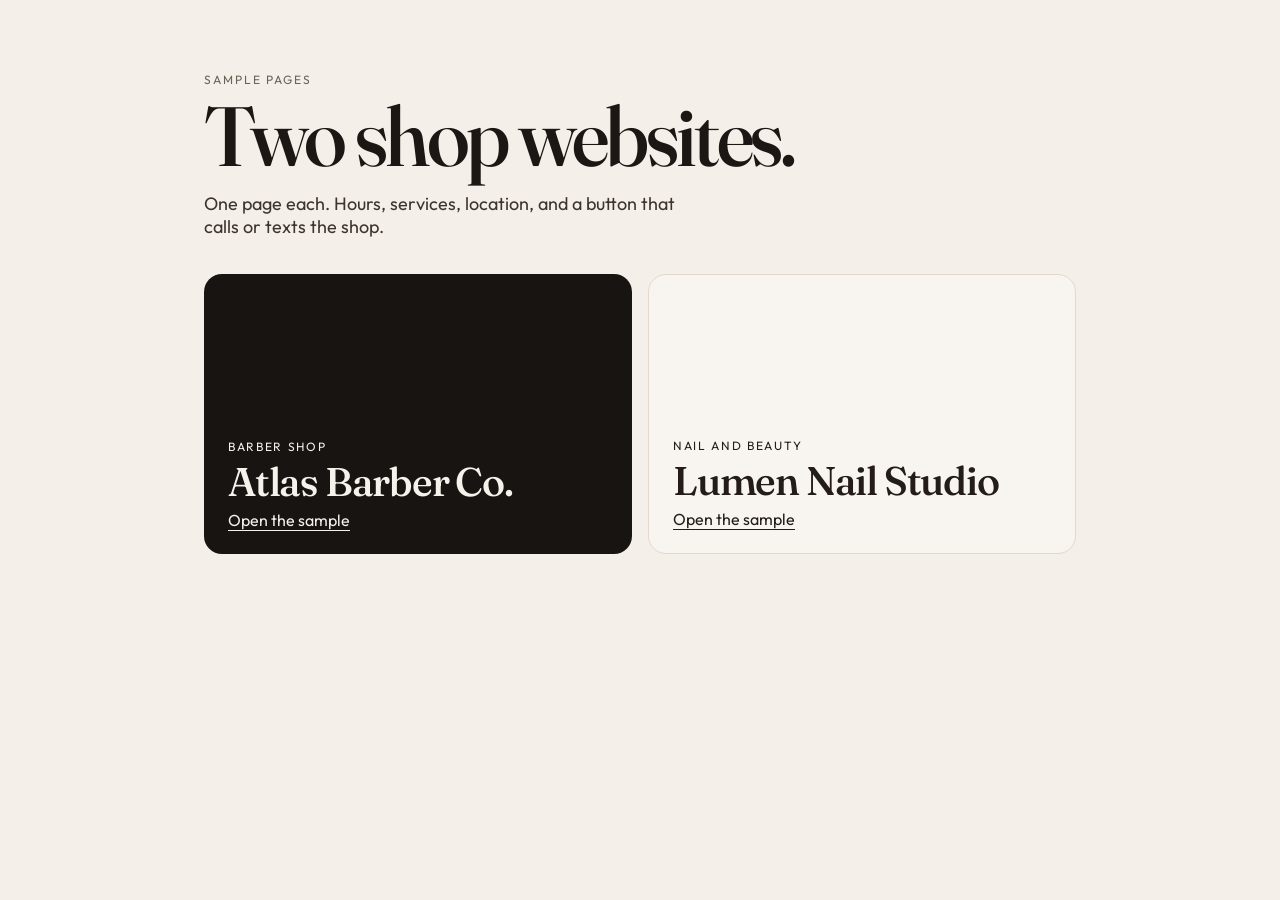
<file: index.html>
<!DOCTYPE html>
<html lang="en">
  <head>
    <meta charset="utf-8" />
    <meta name="viewport" content="width=device-width, initial-scale=1" />
    <title>Shop website templates</title>
    <link rel="preconnect" href="https://fonts.googleapis.com" />
    <link rel="preconnect" href="https://fonts.gstatic.com" crossorigin />
    <link href="https://fonts.googleapis.com/css2?family=Fraunces:opsz,wght@9..144,520;9..144,620&family=Outfit:wght@400;500&display=swap" rel="stylesheet" />
    <link rel="stylesheet" href="home.css" />
  </head>
  <body>
    <main>
      <p class="kicker">Sample pages</p>
      <h1>Two shop websites.</h1>
      <p class="lede">One page each. Hours, services, location, and a button that calls or texts the shop.</p>
      <div class="cards">
        <a class="card barber" href="barber/">
          <span>Barber shop</span>
          <strong>Atlas Barber Co.</strong>
          <em>Open the sample</em>
        </a>
        <a class="card salon" href="salon/">
          <span>Nail and beauty</span>
          <strong>Lumen Nail Studio</strong>
          <em>Open the sample</em>
        </a>
      </div>
    </main>
  </body>
</html>
</file>
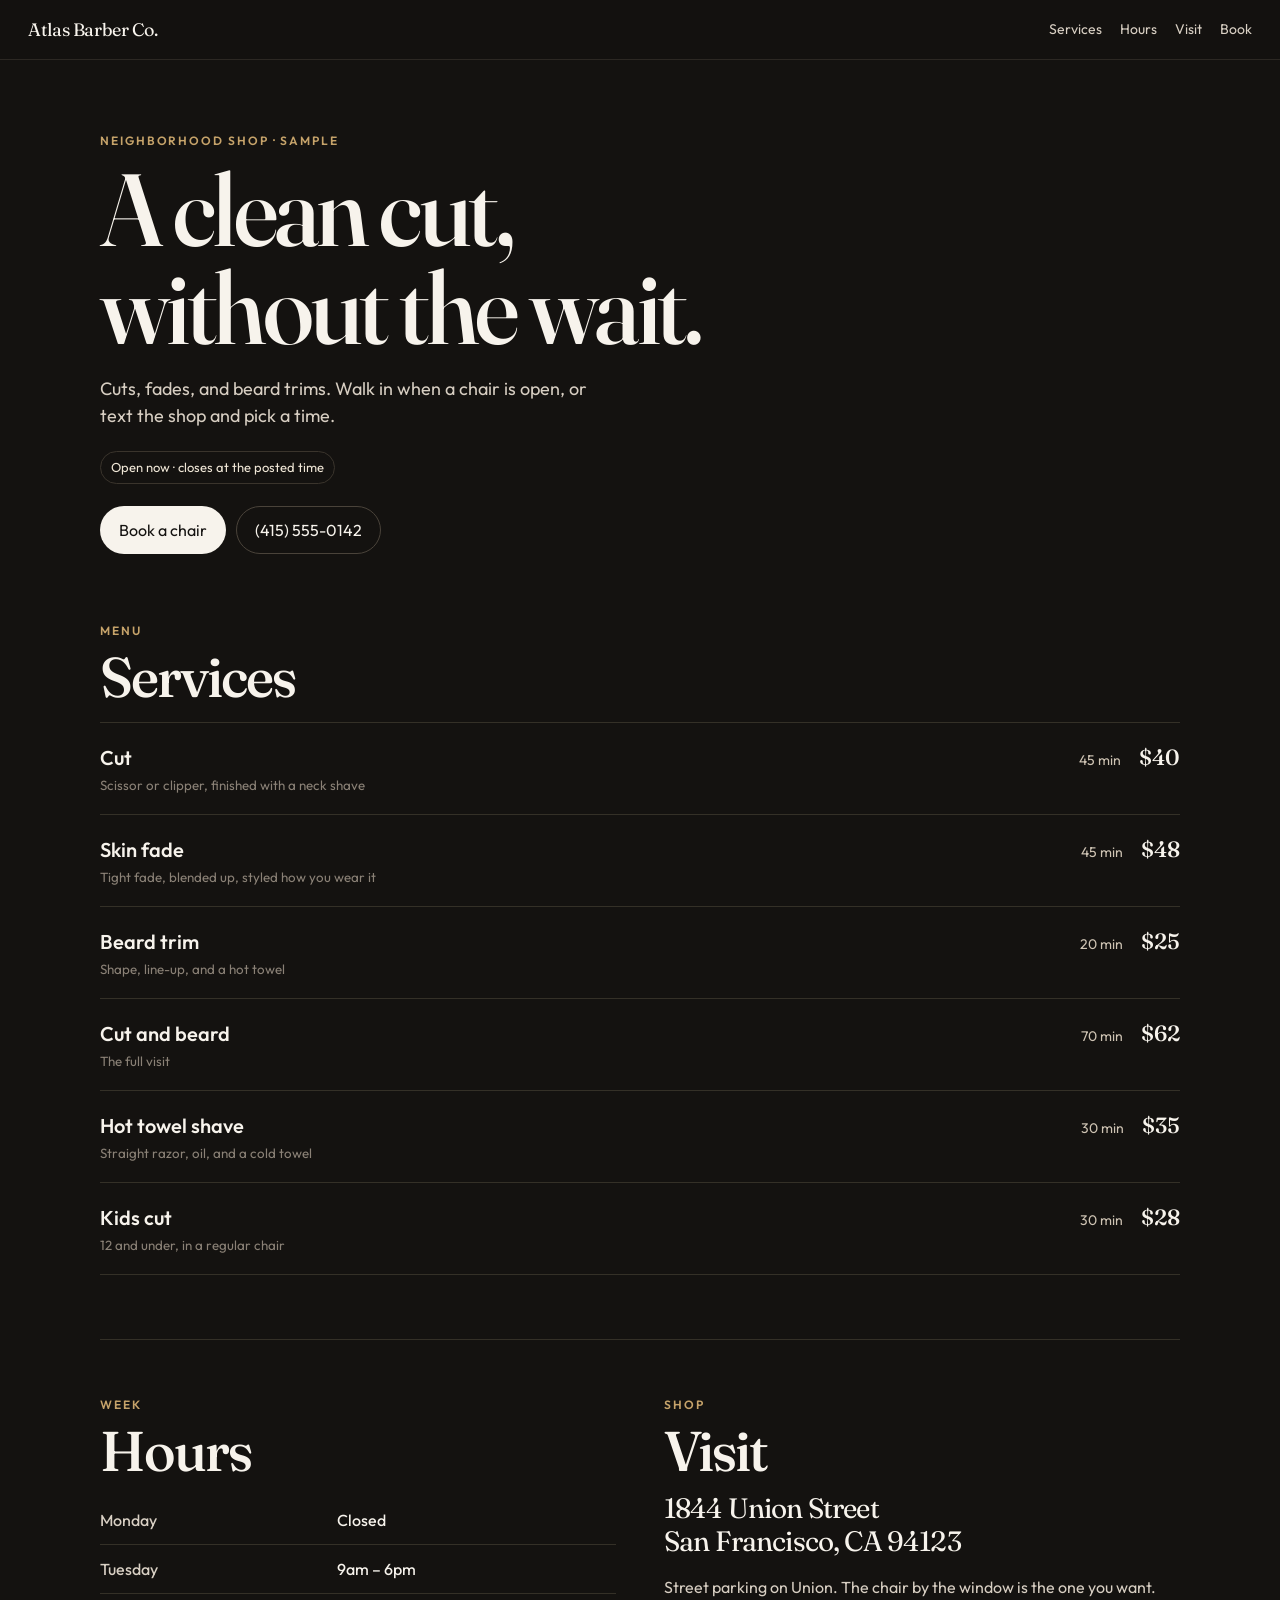
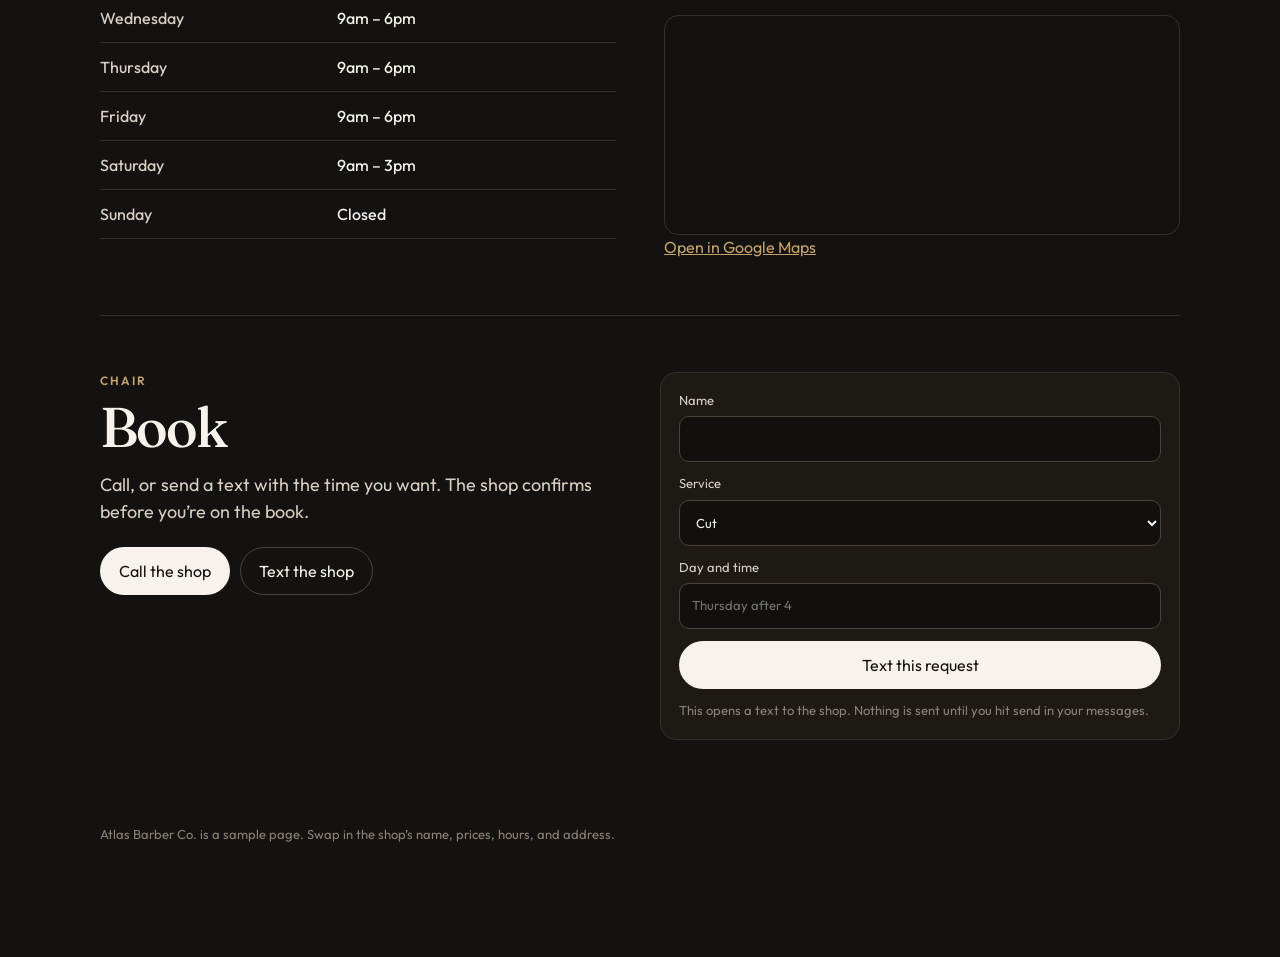
<file: barber/index.html>
<!DOCTYPE html>
<html lang="en">
  <head>
    <meta charset="utf-8" />
    <meta name="viewport" content="width=device-width, initial-scale=1" />
    <title>Atlas Barber Co.</title>
    <meta name="description" content="Cuts, fades, and beard trims. Book by call or text." />
    <link rel="preconnect" href="https://fonts.googleapis.com" />
    <link rel="preconnect" href="https://fonts.gstatic.com" crossorigin />
    <link href="https://fonts.googleapis.com/css2?family=Fraunces:ital,opsz,wght@0,9..144,520;0,9..144,640;1,9..144,520&family=Outfit:wght@380;500;600&display=swap" rel="stylesheet" />
    <link rel="stylesheet" href="styles.css" />
  </head>
  <body>
    <a class="skip" href="#services">Skip to services</a>
    <header class="top">
      <a class="mark" href="#top">Atlas Barber Co.</a>
      <nav class="nav" id="nav">
        <a href="#services">Services</a>
        <a href="#hours">Hours</a>
        <a href="#visit">Visit</a>
        <a href="#book">Book</a>
      </nav>
      <a class="top-call" href="tel:+14155550142">Call</a>
      <button class="menu" type="button" aria-expanded="false" aria-controls="nav">Menu</button>
    </header>

    <main id="top">
      <section class="hero">
        <p class="kicker">Neighborhood shop · Sample</p>
        <h1>A clean cut,<br />without the wait.</h1>
        <p class="deck">Cuts, fades, and beard trims. Walk in when a chair is open, or text the shop and pick a time.</p>
        <p class="status" id="status">Checking hours…</p>
        <div class="hero-actions">
          <a class="button solid" href="#book">Book a chair</a>
          <a class="button ghost" href="tel:+14155550142">(415) 555-0142</a>
        </div>
      </section>

      <section class="services" id="services">
        <div class="section-head">
          <p class="kicker">Menu</p>
          <h2>Services</h2>
        </div>
        <ul class="menu-list">
          <!-- EDIT: service name, time, and price -->
          <li><span><strong>Cut</strong><small>Scissor or clipper, finished with a neck shave</small></span><em>45 min</em><b>$40</b></li>
          <li><span><strong>Skin fade</strong><small>Tight fade, blended up, styled how you wear it</small></span><em>45 min</em><b>$48</b></li>
          <li><span><strong>Beard trim</strong><small>Shape, line-up, and a hot towel</small></span><em>20 min</em><b>$25</b></li>
          <li><span><strong>Cut and beard</strong><small>The full visit</small></span><em>70 min</em><b>$62</b></li>
          <li><span><strong>Hot towel shave</strong><small>Straight razor, oil, and a cold towel</small></span><em>30 min</em><b>$35</b></li>
          <li><span><strong>Kids cut</strong><small>12 and under, in a regular chair</small></span><em>30 min</em><b>$28</b></li>
        </ul>
      </section>

      <section class="split" id="hours">
        <div>
          <p class="kicker">Week</p>
          <h2>Hours</h2>
          <table class="hours">
            <caption class="sr">Weekly hours</caption>
            <!-- EDIT: days and times -->
            <tbody>
              <tr><th scope="row">Monday</th><td>Closed</td></tr>
              <tr><th scope="row">Tuesday</th><td>9am – 6pm</td></tr>
              <tr><th scope="row">Wednesday</th><td>9am – 6pm</td></tr>
              <tr><th scope="row">Thursday</th><td>9am – 6pm</td></tr>
              <tr><th scope="row">Friday</th><td>9am – 6pm</td></tr>
              <tr><th scope="row">Saturday</th><td>9am – 3pm</td></tr>
              <tr><th scope="row">Sunday</th><td>Closed</td></tr>
            </tbody>
          </table>
        </div>
        <div id="visit">
          <p class="kicker">Shop</p>
          <h2>Visit</h2>
          <!-- EDIT: address -->
          <p class="address">1844 Union Street<br />San Francisco, CA 94123</p>
          <p class="note">Street parking on Union. The chair by the window is the one you want.</p>
          <div class="map">
            <iframe title="Map showing 1844 Union Street, San Francisco" src="https://www.openstreetmap.org/export/embed.html?bbox=-122.438%2C37.794%2C-122.422%2C37.801&amp;layer=mapnik&amp;marker=37.7975%2C-122.4302" loading="lazy"></iframe>
          </div>
          <a class="text-link" href="https://www.google.com/maps/search/?api=1&query=1844+Union+Street+San+Francisco" target="_blank" rel="noreferrer">Open in Google Maps</a>
        </div>
      </section>

      <section class="book" id="book">
        <div>
          <p class="kicker">Chair</p>
          <h2>Book</h2>
          <p class="deck">Call, or send a text with the time you want. The shop confirms before you’re on the book.</p>
          <div class="hero-actions">
            <a class="button solid" href="tel:+14155550142">Call the shop</a>
            <a class="button ghost" id="text-link" href="sms:+14155550142?&body=Hi%20Atlas%20Barber%20Co.%2C%20I%27d%20like%20to%20book%20a%20chair.">Text the shop</a>
          </div>
        </div>
        <form id="book-form">
          <label>Name<input name="name" autocomplete="name" required /></label>
          <label>Service
            <select name="service" required>
              <option>Cut</option>
              <option>Skin fade</option>
              <option>Beard trim</option>
              <option>Cut and beard</option>
              <option>Hot towel shave</option>
              <option>Kids cut</option>
            </select>
          </label>
          <label>Day and time<input name="when" placeholder="Thursday after 4" required /></label>
          <button class="button solid wide" type="submit">Text this request</button>
          <p class="form-note" id="form-note">This opens a text to the shop. Nothing is sent until you hit send in your messages.</p>
        </form>
      </section>
    </main>

    <footer>
      <p>Atlas Barber Co. is a sample page. Swap in the shop’s name, prices, hours, and address.</p>
    </footer>
    <div class="dock">
      <a href="tel:+14155550142">Call</a>
      <a href="#book">Book</a>
    </div>
    <script src="app.js"></script>
  </body>
</html>
</file>
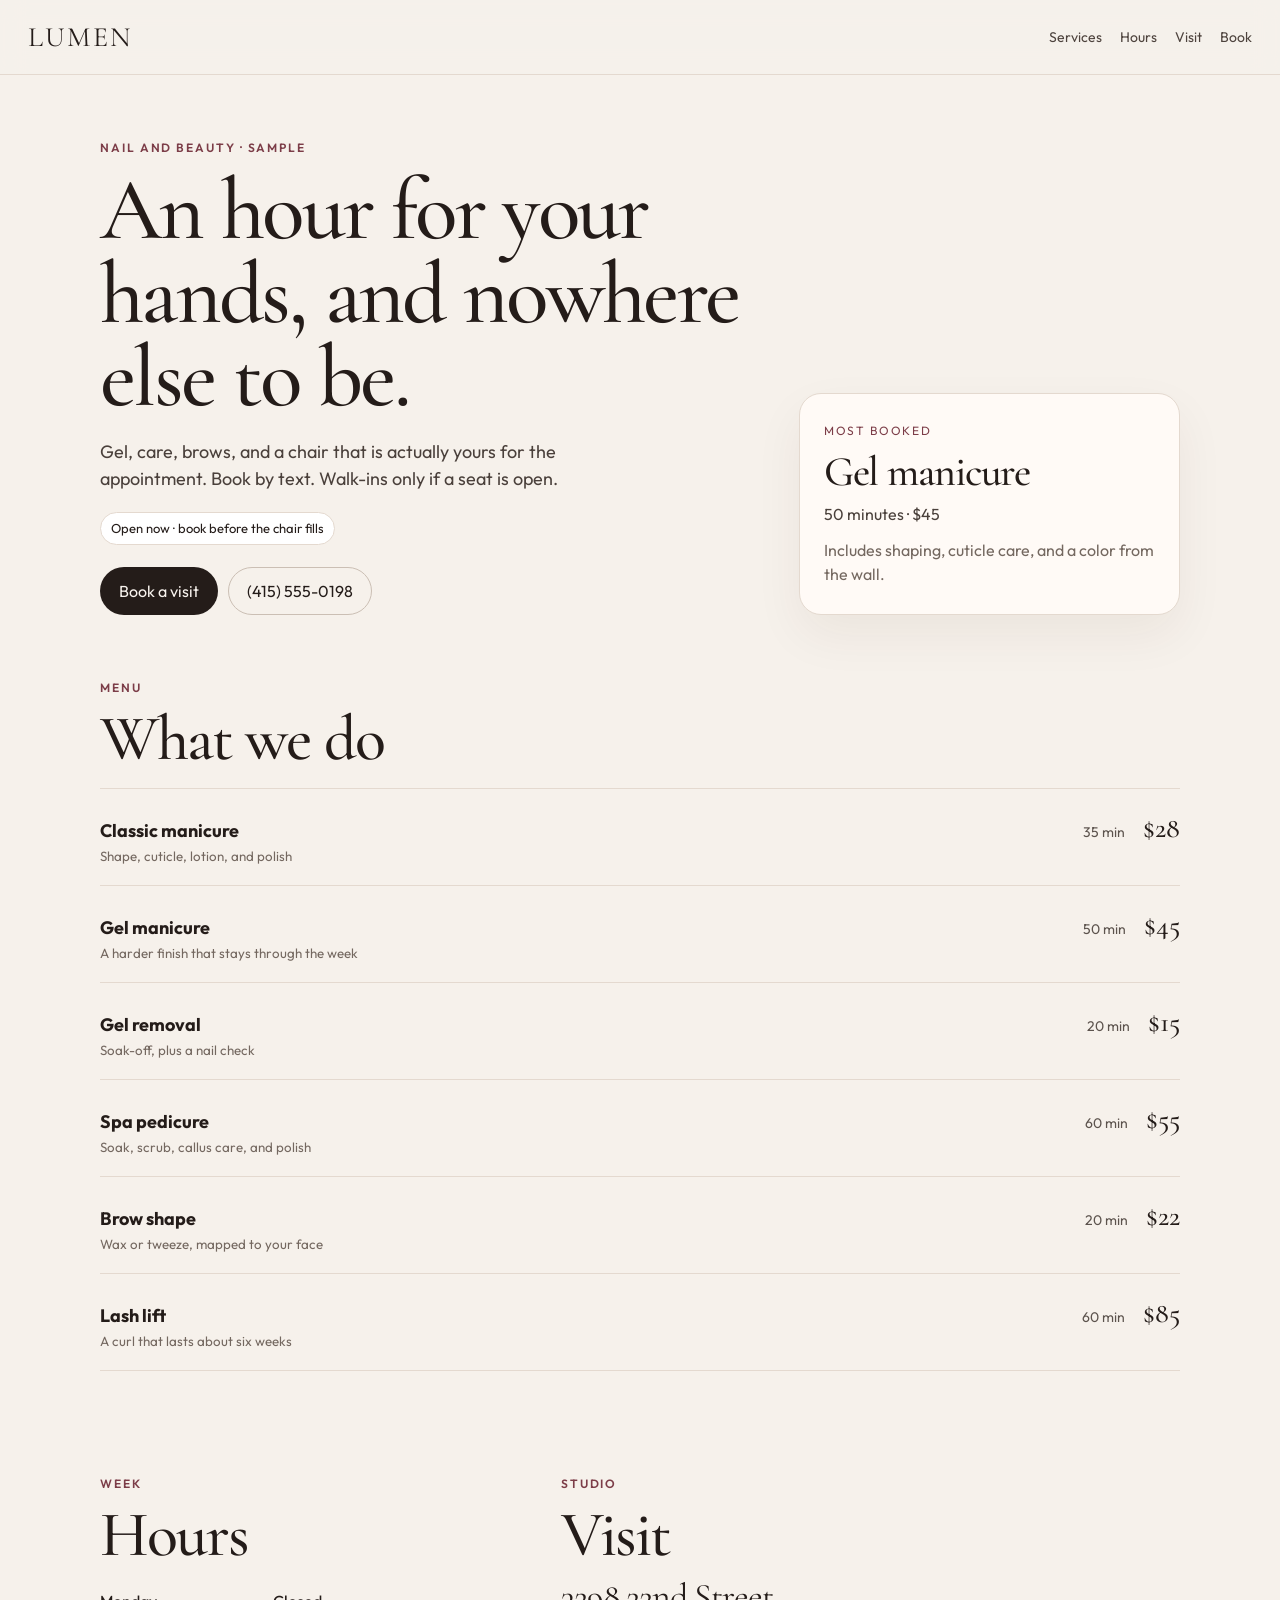
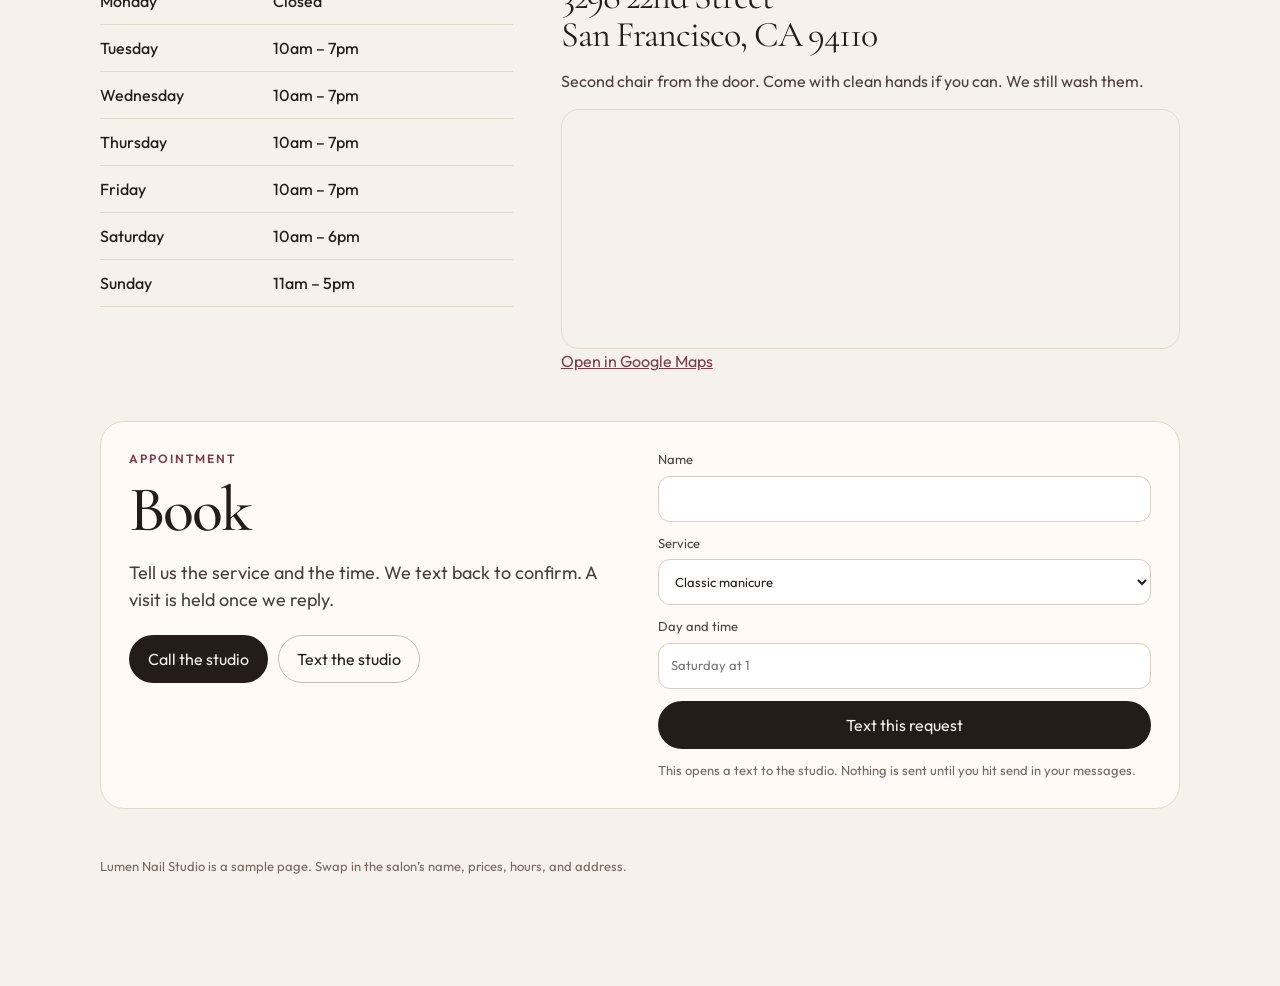
<file: salon/index.html>
<!DOCTYPE html>
<html lang="en">
  <head>
    <meta charset="utf-8" />
    <meta name="viewport" content="width=device-width, initial-scale=1" />
    <title>Lumen Nail Studio</title>
    <meta name="description" content="Manicures, pedicures, brows, and a quiet hour. Book by call or text." />
    <link rel="preconnect" href="https://fonts.googleapis.com" />
    <link rel="preconnect" href="https://fonts.gstatic.com" crossorigin />
    <link href="https://fonts.googleapis.com/css2?family=Cormorant+Garamond:ital,wght@0,500;0,600;1,500&family=Outfit:wght@380;500;600&display=swap" rel="stylesheet" />
    <link rel="stylesheet" href="styles.css" />
  </head>
  <body>
    <a class="skip" href="#services">Skip to services</a>
    <header class="top">
      <a class="mark" href="#top">Lumen</a>
      <nav class="nav" id="nav">
        <a href="#services">Services</a>
        <a href="#hours">Hours</a>
        <a href="#visit">Visit</a>
        <a href="#book">Book</a>
      </nav>
      <button class="menu" type="button" aria-expanded="false" aria-controls="nav">Menu</button>
    </header>

    <main id="top">
      <section class="hero">
        <div>
          <p class="kicker">Nail and beauty · Sample</p>
          <h1>An hour for your hands, and nowhere else to be.</h1>
          <p class="deck">Gel, care, brows, and a chair that is actually yours for the appointment. Book by text. Walk-ins only if a seat is open.</p>
          <p class="status" id="status">Checking hours…</p>
          <div class="hero-actions">
            <a class="button solid" href="#book">Book a visit</a>
            <a class="button line" href="tel:+14155550198">(415) 555-0198</a>
          </div>
        </div>
        <aside class="hero-card">
          <p>Most booked</p>
          <strong>Gel manicure</strong>
          <span>50 minutes · $45</span>
          <em>Includes shaping, cuticle care, and a color from the wall.</em>
        </aside>
      </section>

      <section class="services" id="services">
        <div class="section-head">
          <p class="kicker">Menu</p>
          <h2>What we do</h2>
        </div>
        <ul class="menu-list">
          <!-- EDIT: service, description, time, price -->
          <li><span><strong>Classic manicure</strong><small>Shape, cuticle, lotion, and polish</small></span><em>35 min</em><b>$28</b></li>
          <li><span><strong>Gel manicure</strong><small>A harder finish that stays through the week</small></span><em>50 min</em><b>$45</b></li>
          <li><span><strong>Gel removal</strong><small>Soak-off, plus a nail check</small></span><em>20 min</em><b>$15</b></li>
          <li><span><strong>Spa pedicure</strong><small>Soak, scrub, callus care, and polish</small></span><em>60 min</em><b>$55</b></li>
          <li><span><strong>Brow shape</strong><small>Wax or tweeze, mapped to your face</small></span><em>20 min</em><b>$22</b></li>
          <li><span><strong>Lash lift</strong><small>A curl that lasts about six weeks</small></span><em>60 min</em><b>$85</b></li>
        </ul>
      </section>

      <section class="split" id="hours">
        <div>
          <p class="kicker">Week</p>
          <h2>Hours</h2>
          <table class="hours">
            <caption class="sr">Weekly hours</caption>
            <!-- EDIT: days and times -->
            <tbody>
              <tr><th scope="row">Monday</th><td>Closed</td></tr>
              <tr><th scope="row">Tuesday</th><td>10am – 7pm</td></tr>
              <tr><th scope="row">Wednesday</th><td>10am – 7pm</td></tr>
              <tr><th scope="row">Thursday</th><td>10am – 7pm</td></tr>
              <tr><th scope="row">Friday</th><td>10am – 7pm</td></tr>
              <tr><th scope="row">Saturday</th><td>10am – 6pm</td></tr>
              <tr><th scope="row">Sunday</th><td>11am – 5pm</td></tr>
            </tbody>
          </table>
        </div>
        <div id="visit">
          <p class="kicker">Studio</p>
          <h2>Visit</h2>
          <!-- EDIT: address -->
          <p class="address">3298 22nd Street<br />San Francisco, CA 94110</p>
          <p class="note">Second chair from the door. Come with clean hands if you can. We still wash them.</p>
          <div class="map">
            <iframe title="Map showing 3298 22nd Street, San Francisco" src="https://www.openstreetmap.org/export/embed.html?bbox=-122.426%2C37.751%2C-122.412%2C37.759&amp;layer=mapnik&amp;marker=37.7552%2C-122.4190" loading="lazy"></iframe>
          </div>
          <a class="text-link" href="https://www.google.com/maps/search/?api=1&query=3298+22nd+Street+San+Francisco" target="_blank" rel="noreferrer">Open in Google Maps</a>
        </div>
      </section>

      <section class="book" id="book">
        <div>
          <p class="kicker">Appointment</p>
          <h2>Book</h2>
          <p class="deck">Tell us the service and the time. We text back to confirm. A visit is held once we reply.</p>
          <div class="hero-actions">
            <a class="button solid" href="tel:+14155550198">Call the studio</a>
            <a class="button line" id="text-link" href="sms:+14155550198?&body=Hi%20Lumen%2C%20I%27d%20like%20to%20book%20an%20appointment.">Text the studio</a>
          </div>
        </div>
        <form id="book-form">
          <label>Name<input name="name" autocomplete="name" required /></label>
          <label>Service
            <select name="service" required>
              <option>Classic manicure</option>
              <option>Gel manicure</option>
              <option>Gel removal</option>
              <option>Spa pedicure</option>
              <option>Brow shape</option>
              <option>Lash lift</option>
            </select>
          </label>
          <label>Day and time<input name="when" placeholder="Saturday at 1" required /></label>
          <button class="button solid wide" type="submit">Text this request</button>
          <p class="form-note" id="form-note">This opens a text to the studio. Nothing is sent until you hit send in your messages.</p>
        </form>
      </section>
    </main>

    <footer>
      <p>Lumen Nail Studio is a sample page. Swap in the salon’s name, prices, hours, and address.</p>
    </footer>
    <div class="dock">
      <a href="tel:+14155550198">Call</a>
      <a href="#book">Book</a>
    </div>
    <script src="app.js"></script>
  </body>
</html>
</file>
<file: home.css>
:root {
  color-scheme: light;
  --ink: #1c1714;
  --muted: #6d6258;
  --paper: #f4efe8;
}

* { box-sizing: border-box; }

body {
  margin: 0;
  min-height: 100vh;
  background: var(--paper);
  color: var(--ink);
  font-family: Outfit, "Segoe UI", sans-serif;
}

main {
  max-width: 920px;
  margin: 0 auto;
  padding: 72px 24px;
}

.kicker {
  margin: 0;
  letter-spacing: 0.16em;
  text-transform: uppercase;
  font-size: 12px;
  color: var(--muted);
}

h1 {
  margin: 10px 0 0;
  font-family: Fraunces, Georgia, serif;
  font-size: clamp(48px, 8vw, 84px);
  font-weight: 520;
  letter-spacing: -0.04em;
  line-height: 0.92;
}

.lede {
  max-width: 42ch;
  color: #3d342d;
  font-size: 18px;
}

.cards {
  display: grid;
  grid-template-columns: 1fr 1fr;
  gap: 16px;
  margin-top: 36px;
}

.card {
  display: flex;
  min-height: 280px;
  flex-direction: column;
  justify-content: flex-end;
  gap: 8px;
  padding: 24px;
  border-radius: 18px;
  color: inherit;
  text-decoration: none;
}

.card span {
  letter-spacing: 0.14em;
  text-transform: uppercase;
  font-size: 12px;
}

.card strong {
  font-family: Fraunces, Georgia, serif;
  font-size: 40px;
  font-weight: 520;
  letter-spacing: -0.03em;
  line-height: 1;
}

.card em {
  font-style: normal;
  text-decoration: underline;
  text-underline-offset: 4px;
}

.barber {
  background: #171411;
  color: #f6f1ea;
}

.salon {
  background: #f8f4ef;
  color: #241c19;
  border: 1px solid #e3d8ce;
}

@media (max-width: 700px) {
  .cards { grid-template-columns: 1fr; }
  main { padding: 40px 18px 64px; }
}
</file>
<file: barber/styles.css>
:root {
  --ink: #141210;
  --paper: #f3ecdf;
  --cream: #f7f3ec;
  --muted: #8a8176;
  --line: #2a261f;
  --brass: #c6a36a;
  color-scheme: dark;
}

* { box-sizing: border-box; }

html { scroll-behavior: smooth; }

body {
  margin: 0;
  background: var(--ink);
  color: var(--cream);
  font-family: Outfit, "Segoe UI", sans-serif;
  font-size: 16px;
  line-height: 1.5;
  padding-bottom: 72px;
}

a { color: inherit; }

.skip {
  position: absolute;
  left: 12px;
  top: -40px;
  background: white;
  color: black;
  padding: 8px 12px;
}

.skip:focus { top: 12px; }

.top {
  display: flex;
  align-items: center;
  gap: 20px;
  position: sticky;
  top: 0;
  z-index: 5;
  padding: 16px 28px;
  background: rgba(20, 18, 16, 0.92);
  border-bottom: 1px solid #2c2823;
  backdrop-filter: blur(10px);
}

.mark {
  font-family: Fraunces, Georgia, serif;
  font-size: 18px;
  text-decoration: none;
  letter-spacing: -0.02em;
}

.nav {
  display: flex;
  gap: 18px;
  margin-left: auto;
}

.nav a {
  color: #d9d0c4;
  text-decoration: none;
  font-size: 14px;
}

.nav a:hover { color: white; }

.top-call, .menu { display: none; }

.hero, .services, .split, .book, footer {
  width: min(1080px, calc(100% - 48px));
  margin-left: auto;
  margin-right: auto;
}

.hero { padding: 72px 0 48px; }

.kicker {
  margin: 0 0 10px;
  color: var(--brass);
  font-size: 12px;
  font-weight: 600;
  letter-spacing: 0.16em;
  text-transform: uppercase;
}

h1, h2 {
  margin: 0;
  font-family: Fraunces, Georgia, serif;
  font-weight: 520;
  letter-spacing: -0.035em;
  line-height: 0.96;
}

h1 { font-size: clamp(56px, 8vw, 104px); }

h2 { font-size: clamp(36px, 5vw, 56px); }

.deck {
  max-width: 42ch;
  margin: 18px 0 0;
  color: #d7cec2;
  font-size: 18px;
}

.status {
  display: inline-block;
  margin: 22px 0 0;
  padding: 6px 10px;
  border: 1px solid #3a342c;
  border-radius: 999px;
  color: #efe6d6;
  font-size: 13px;
}

.hero-actions {
  display: flex;
  flex-wrap: wrap;
  gap: 10px;
  margin-top: 22px;
}

.button {
  display: inline-flex;
  align-items: center;
  justify-content: center;
  min-height: 48px;
  padding: 0 18px;
  border-radius: 999px;
  border: 1px solid transparent;
  font: inherit;
  text-decoration: none;
  cursor: pointer;
}

.button.solid { background: var(--cream); color: var(--ink); }
.button.ghost { border-color: #4a433a; color: var(--cream); background: transparent; }
.button.wide { width: 100%; }
.button:hover { transform: translateY(-1px); }

.services { padding: 20px 0 64px; }

.section-head { margin-bottom: 18px; }

.menu-list {
  list-style: none;
  margin: 0;
  padding: 0;
  border-top: 1px solid #343027;
}

.menu-list li {
  display: grid;
  grid-template-columns: 1fr auto auto;
  gap: 18px;
  align-items: baseline;
  padding: 18px 0;
  border-bottom: 1px solid #343027;
}

.menu-list strong {
  display: block;
  font-size: 20px;
  font-weight: 560;
}

.menu-list small {
  display: block;
  margin-top: 3px;
  color: var(--muted);
}

.menu-list em {
  color: #cfc4b4;
  font-style: normal;
  font-size: 14px;
}

.menu-list b {
  font-family: Fraunces, Georgia, serif;
  font-size: 22px;
  font-weight: 520;
}

.split {
  display: grid;
  grid-template-columns: 1fr 1fr;
  gap: 48px;
  padding: 56px 0;
  border-top: 1px solid #343027;
}

.hours {
  width: 100%;
  border-collapse: collapse;
  margin-top: 18px;
}

.hours th, .hours td {
  padding: 12px 0;
  border-bottom: 1px solid #343027;
  text-align: left;
  font-weight: 450;
}

.hours th { color: #d9d0c4; width: 46%; }

.address {
  margin: 14px 0 0;
  font-family: Fraunces, Georgia, serif;
  font-size: 28px;
  line-height: 1.2;
  letter-spacing: -0.03em;
}

.note { color: #d7cec2; }

.map {
  margin-top: 16px;
  overflow: hidden;
  border-radius: 14px;
  border: 1px solid #343027;
  height: 220px;
}

.map iframe { width: 100%; height: 100%; border: 0; }

.text-link { color: var(--brass); }

.book {
  display: grid;
  grid-template-columns: 1fr 1fr;
  gap: 40px;
  padding: 56px 0 72px;
  border-top: 1px solid #343027;
}

form {
  display: grid;
  gap: 12px;
  padding: 18px;
  border-radius: 16px;
  background: #1d1a16;
  border: 1px solid #343027;
}

label {
  display: grid;
  gap: 6px;
  font-size: 13px;
  color: #d9d0c4;
}

input, select {
  min-height: 46px;
  padding: 0 12px;
  border-radius: 10px;
  border: 1px solid #4a433a;
  background: #12100e;
  color: var(--cream);
  font: inherit;
}

.form-note { margin: 0; color: var(--muted); font-size: 13px; }

footer {
  padding-bottom: 28px;
  color: var(--muted);
  font-size: 13px;
}

.dock {
  display: none;
  position: fixed;
  left: 0;
  right: 0;
  bottom: 0;
  z-index: 6;
  background: #f3ecdf;
  color: var(--ink);
}

.dock a {
  flex: 1;
  display: flex;
  align-items: center;
  justify-content: center;
  min-height: 56px;
  font-weight: 600;
  text-decoration: none;
}

.dock a + a { border-left: 1px solid #ddd2c2; }

.sr {
  position: absolute;
  width: 1px;
  height: 1px;
  overflow: hidden;
  clip: rect(0, 0, 0, 0);
}

@media (max-width: 800px) {
  .top { padding: 14px 16px; }
  .nav {
    display: none;
    position: absolute;
    top: 58px;
    left: 0;
    right: 0;
    flex-direction: column;
    gap: 0;
    padding: 8px 16px 16px;
    background: #171411;
    border-bottom: 1px solid #343027;
  }
  .nav.open { display: flex; }
  .nav a { padding: 12px 0; border-bottom: 1px solid #2c2823; }
  .menu {
    display: inline-flex;
    margin-left: auto;
    min-height: 40px;
    padding: 0 12px;
    border-radius: 999px;
    border: 1px solid #4a433a;
    background: transparent;
    color: var(--cream);
    font: inherit;
  }
  .hero, .services, .split, .book, footer { width: min(1080px, calc(100% - 32px)); }
  .hero { padding-top: 36px; }
  .split, .book { grid-template-columns: 1fr; gap: 32px; }
  .menu-list li { grid-template-columns: 1fr auto; }
  .menu-list em { display: none; }
  .dock { display: flex; }
}

@media (prefers-reduced-motion: reduce) {
  html { scroll-behavior: auto; }
  .button:hover { transform: none; }
}
</file>
<file: salon/styles.css>
:root {
  --ink: #241c19;
  --paper: #f6f1eb;
  --card: #fffaf6;
  --rose: #7c3d48;
  --muted: #746860;
  --line: #e4d9cf;
  color-scheme: light;
}

* { box-sizing: border-box; }

html { scroll-behavior: smooth; }

body {
  margin: 0;
  background:
    radial-gradient(900px 420px at 100% -10%, #f3e2dc 0%, transparent 60%),
    var(--paper);
  color: var(--ink);
  font-family: Outfit, "Segoe UI", sans-serif;
  font-size: 16px;
  line-height: 1.5;
  padding-bottom: 72px;
}

a { color: inherit; }

.skip {
  position: absolute;
  left: 12px;
  top: -40px;
  background: var(--ink);
  color: white;
  padding: 8px 12px;
}

.skip:focus { top: 12px; }

.top {
  display: flex;
  align-items: center;
  gap: 20px;
  position: sticky;
  top: 0;
  z-index: 5;
  padding: 16px 28px;
  background: rgba(246, 241, 235, 0.9);
  border-bottom: 1px solid var(--line);
  backdrop-filter: blur(12px);
}

.mark {
  font-family: "Cormorant Garamond", Georgia, serif;
  font-size: 28px;
  letter-spacing: 0.08em;
  text-transform: uppercase;
  text-decoration: none;
}

.nav {
  display: flex;
  gap: 18px;
  margin-left: auto;
}

.nav a {
  color: #4d433d;
  text-decoration: none;
  font-size: 14px;
}

.nav a:hover { color: var(--ink); }

.menu { display: none; }

.hero, .services, .split, .book, footer {
  width: min(1080px, calc(100% - 48px));
  margin-left: auto;
  margin-right: auto;
}

.hero {
  display: grid;
  grid-template-columns: 1.4fr 0.8fr;
  gap: 32px;
  align-items: end;
  padding: 64px 0 36px;
}

.kicker {
  margin: 0 0 12px;
  color: var(--rose);
  font-size: 12px;
  font-weight: 600;
  letter-spacing: 0.16em;
  text-transform: uppercase;
}

h1, h2 {
  margin: 0;
  font-family: "Cormorant Garamond", Georgia, serif;
  font-weight: 500;
  letter-spacing: -0.03em;
  line-height: 0.95;
}

h1 { font-size: clamp(52px, 7vw, 88px); }

h2 { font-size: clamp(40px, 5vw, 64px); }

.deck {
  max-width: 46ch;
  margin: 18px 0 0;
  color: #4a403b;
  font-size: 18px;
}

.status {
  display: inline-block;
  margin: 20px 0 0;
  padding: 6px 10px;
  border-radius: 999px;
  background: #fff;
  border: 1px solid var(--line);
  font-size: 13px;
}

.hero-actions {
  display: flex;
  flex-wrap: wrap;
  gap: 10px;
  margin-top: 22px;
}

.button {
  display: inline-flex;
  align-items: center;
  justify-content: center;
  min-height: 48px;
  padding: 0 18px;
  border-radius: 999px;
  border: 1px solid transparent;
  font: inherit;
  text-decoration: none;
  cursor: pointer;
}

.button.solid { background: var(--ink); color: #f8f3ee; }
.button.line { border-color: #cbbfb4; background: transparent; color: var(--ink); }
.button.wide { width: 100%; }
.button:hover { transform: translateY(-1px); }

.hero-card {
  padding: 28px 24px;
  border-radius: 22px;
  background: var(--card);
  border: 1px solid var(--line);
  box-shadow: 0 20px 50px rgba(60, 30, 24, 0.06);
}

.hero-card p {
  margin: 0;
  color: var(--rose);
  font-size: 12px;
  letter-spacing: 0.14em;
  text-transform: uppercase;
}

.hero-card strong {
  display: block;
  margin-top: 12px;
  font-family: "Cormorant Garamond", Georgia, serif;
  font-size: 42px;
  font-weight: 500;
  letter-spacing: -0.03em;
  line-height: 0.95;
}

.hero-card span {
  display: block;
  margin-top: 10px;
  color: #4a403b;
}

.hero-card em {
  display: block;
  margin-top: 12px;
  color: var(--muted);
  font-style: normal;
}

.services { padding: 28px 0 56px; }

.menu-list {
  list-style: none;
  margin: 18px 0 0;
  padding: 0;
}

.menu-list li {
  display: grid;
  grid-template-columns: 1fr auto auto;
  gap: 18px;
  align-items: baseline;
  padding: 18px 0;
  border-top: 1px solid var(--line);
}

.menu-list li:last-child { border-bottom: 1px solid var(--line); }

.menu-list strong {
  display: block;
  font-size: 18px;
}

.menu-list small {
  display: block;
  margin-top: 3px;
  color: var(--muted);
}

.menu-list em { color: #5c534d; font-style: normal; font-size: 14px; }

.menu-list b {
  font-family: "Cormorant Garamond", Georgia, serif;
  font-size: 28px;
  font-weight: 500;
}

.split {
  display: grid;
  grid-template-columns: 0.8fr 1.2fr;
  gap: 48px;
  padding: 48px 0;
}

.hours {
  width: 100%;
  border-collapse: collapse;
  margin-top: 12px;
}

.hours th, .hours td {
  padding: 11px 0;
  border-bottom: 1px solid var(--line);
  text-align: left;
  font-weight: 450;
}

.hours th { width: 42%; }

.address {
  margin: 12px 0 0;
  font-family: "Cormorant Garamond", Georgia, serif;
  font-size: 36px;
  line-height: 1.05;
  letter-spacing: -0.03em;
}

.note { color: #4a403b; }

.map {
  margin-top: 16px;
  overflow: hidden;
  height: 240px;
  border-radius: 18px;
  border: 1px solid var(--line);
}

.map iframe { width: 100%; height: 100%; border: 0; }

.text-link { color: var(--rose); }

.book {
  display: grid;
  grid-template-columns: 1fr 1fr;
  gap: 36px;
  align-items: start;
  margin-bottom: 48px;
  padding: 28px;
  border-radius: 24px;
  background: var(--card);
  border: 1px solid var(--line);
}

form { display: grid; gap: 12px; }

label {
  display: grid;
  gap: 6px;
  font-size: 13px;
  color: #4d433d;
}

input, select {
  min-height: 46px;
  padding: 0 12px;
  border-radius: 12px;
  border: 1px solid #d9cdc2;
  background: white;
  color: var(--ink);
  font: inherit;
}

.form-note { margin: 0; color: var(--muted); font-size: 13px; }

footer {
  padding-bottom: 24px;
  color: var(--muted);
  font-size: 13px;
}

.dock {
  display: none;
  position: fixed;
  left: 0;
  right: 0;
  bottom: 0;
  z-index: 6;
  background: var(--ink);
  color: #f8f3ee;
}

.dock a {
  flex: 1;
  display: flex;
  align-items: center;
  justify-content: center;
  min-height: 56px;
  font-weight: 600;
  text-decoration: none;
}

.dock a + a { border-left: 1px solid #3d332e; }

.sr {
  position: absolute;
  width: 1px;
  height: 1px;
  overflow: hidden;
  clip: rect(0, 0, 0, 0);
}

@media (max-width: 800px) {
  .top { padding: 14px 16px; }
  .nav {
    display: none;
    position: absolute;
    top: 62px;
    left: 0;
    right: 0;
    flex-direction: column;
    padding: 8px 16px 16px;
    background: #f6f1eb;
    border-bottom: 1px solid var(--line);
  }
  .nav.open { display: flex; }
  .nav a { padding: 12px 0; border-bottom: 1px solid var(--line); }
  .menu {
    display: inline-flex;
    margin-left: auto;
    min-height: 40px;
    padding: 0 12px;
    border-radius: 999px;
    border: 1px solid #d9cdc2;
    background: white;
    font: inherit;
  }
  .hero, .services, .split, .book, footer { width: min(1080px, calc(100% - 32px)); }
  .hero, .split, .book { grid-template-columns: 1fr; }
  .hero { padding-top: 32px; }
  .menu-list li { grid-template-columns: 1fr auto; }
  .menu-list em { display: none; }
  .dock { display: flex; }
}

@media (prefers-reduced-motion: reduce) {
  html { scroll-behavior: auto; }
  .button:hover { transform: none; }
}
</file>
